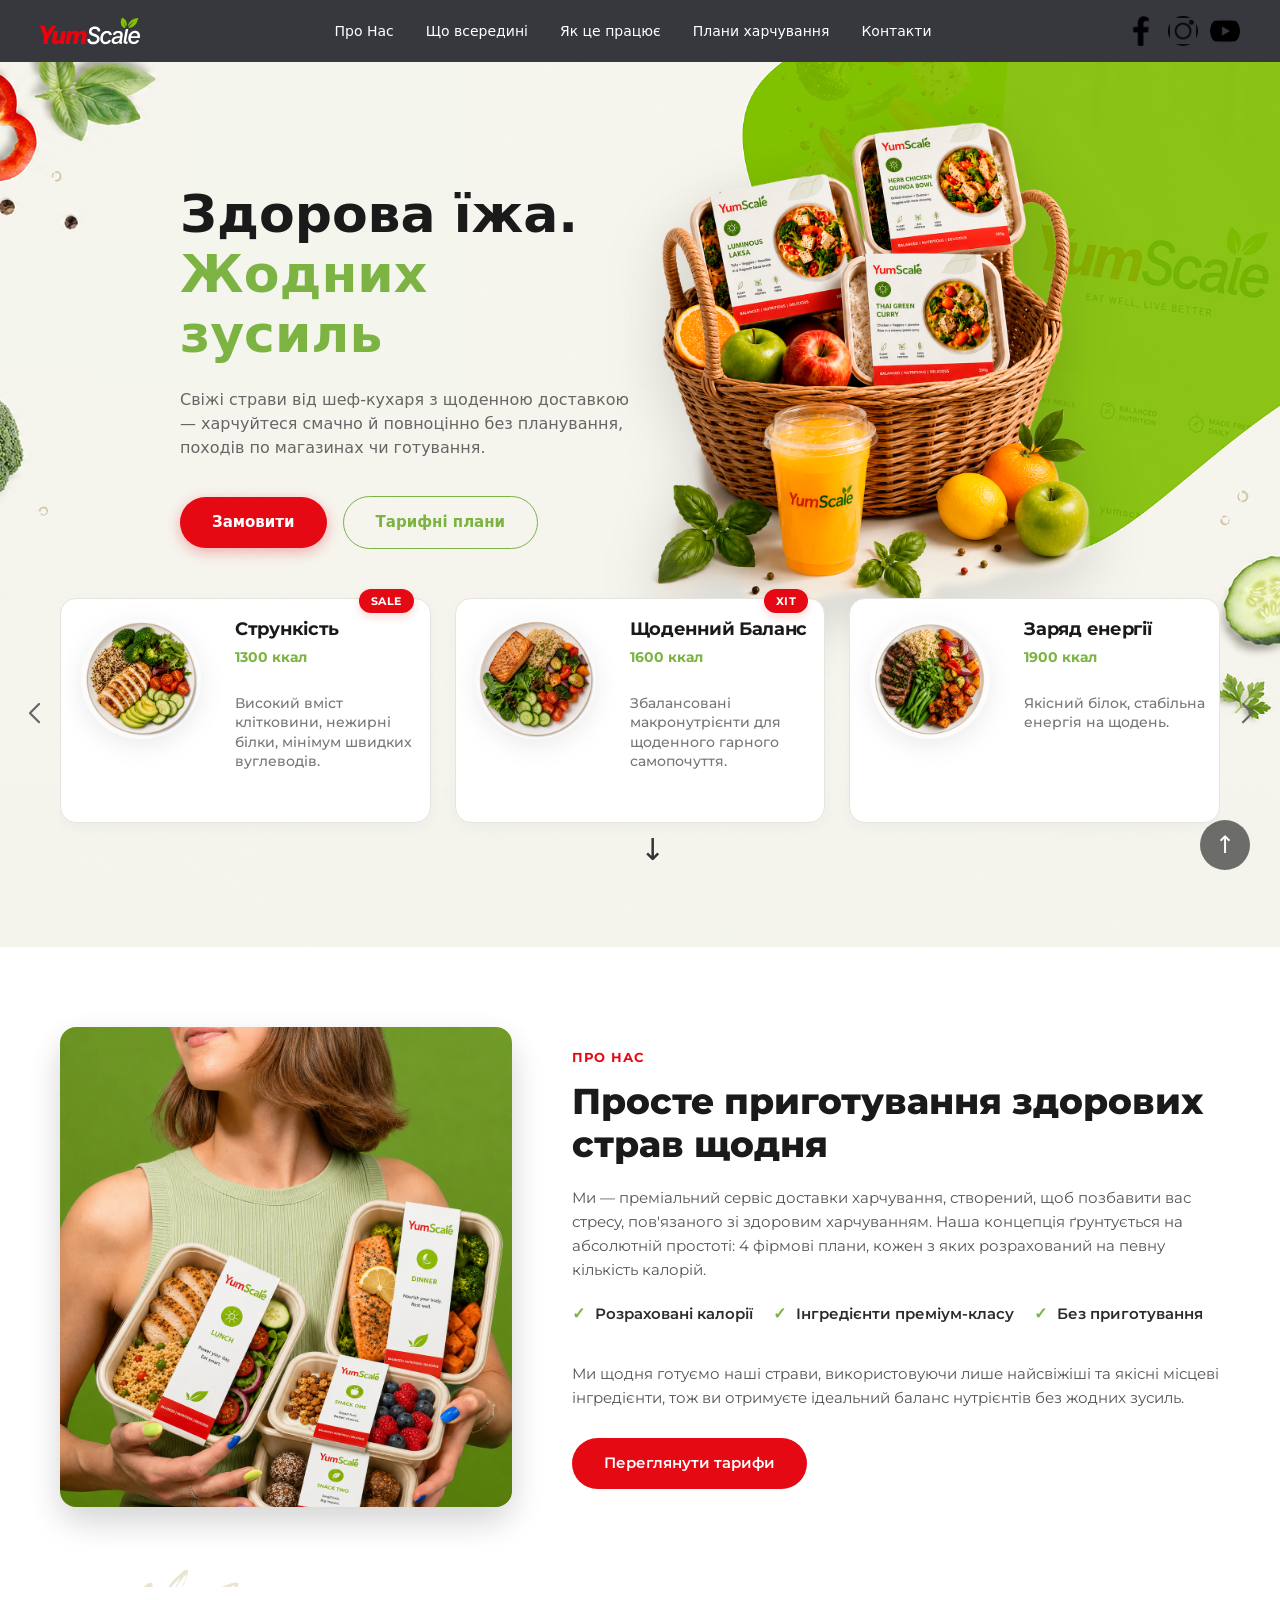
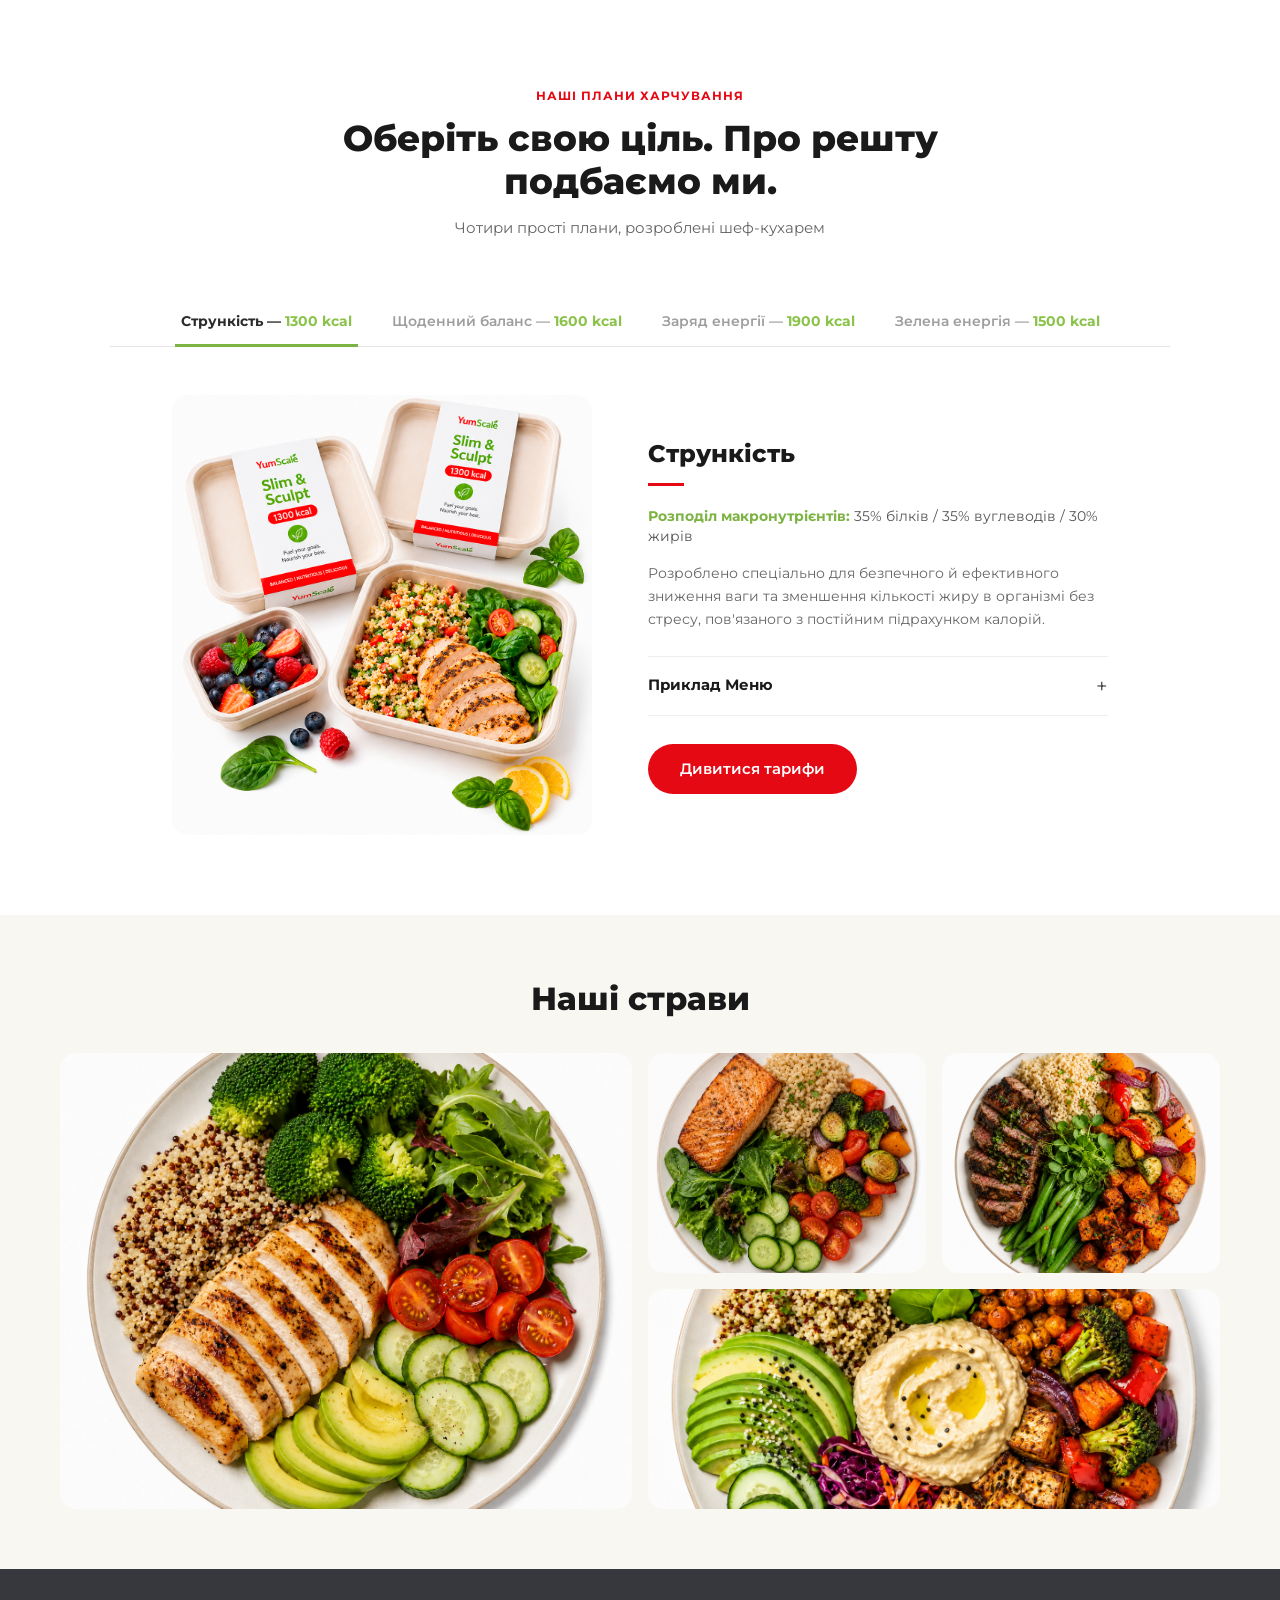
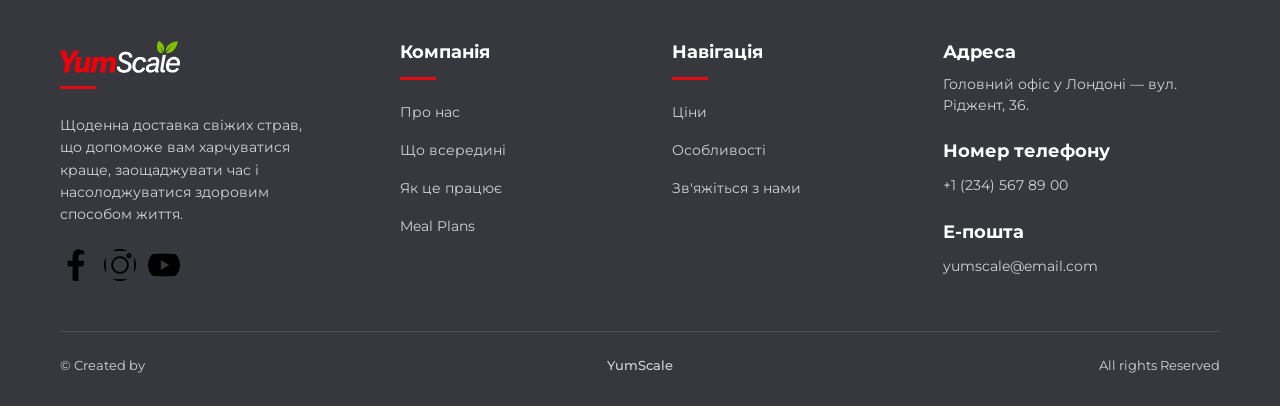
<file: index.html>
<!DOCTYPE html>
<html lang="en">
<head>
    <meta charset="UTF-8">
    <meta name="viewport" content="width=device-width, initial-scale=1.0">
    <title>YumScale</title>
    <link rel="stylesheet" href="css.css">
    <link rel="stylesheet" href="https://cdn.jsdelivr.net/npm/swiper@11/swiper-bundle.min.css"/>
</head>
<body>
    <header>
        <button class="hamburger" aria-label="Меню">
            <span class="bar"></span>
            <span class="bar"></span>
            <span class="bar"></span>
        </button>

        <nav class="mobile-menu">
            <div class="mobile-menu__socials">
                <a href="https://facebook.com"><img src="facebook-app-symbol.png" width="30" height="30" alt="#"></a>
                <a href="https://instagram.com"><img src="instagram.png" alt="#" width="30" height="30"></a>
                <a href="https://www.youtube.com/"><img src="youtube.png" alt="#" width="30" height="30"></a>
            </div>
            <a href="#">Про Нас</a>
            <a href="#">Що всередині</a>
            <a href="#">Як це працює</a>
            <a href="#">Плани харчування</a>
            <a href="#">Контакти</a>
        </nav>

        <div class="main-menu">
            <img src="Images/logo.svg" alt="#" width="100" height="30">
            <nav>
                <ul>
                    <li><a href="#about">Про Нас</a></li>
                    <li><a href="">Що всередині</a></li>
                    <li><a href="">Як це працює</a></li>
                    <li><a href="">Плани харчування</a></li>
                    <li><a href="details.html">Контакти</a></li>
                </ul>
            </nav>
            <div class="main-menu__socials">
                <a href="https://facebook.com"><img src="facebook-app-symbol.png" width="30" height="30" alt="#"></a>
                <a href="https://instagram.com"><img src="instagram.png" alt="#" width="30" height="30"></a>
                <a href="https://www.youtube.com/"><img src="youtube.png" alt="#" width="30" height="30"></a>
            </div>
        </div>
    </header>

    <main>
        <section class="head">
            <div class="head__container">
                <div class="head__content">
                    <h1 class="head__title"> Здорова їжа.<br><span class="head__title-accent">Жодних зусиль</span></h1>
                    <p class="head__description"> Свіжі страви від шеф-кухаря з щоденною доставкою — харчуйтеся смачно й повноцінно без планування, походів по магазинах чи готування.</p>
                <div class="head__actions">
                    <a href="#order" class="head__btn head__btn--primary">Замовити</a>
                    <a href="#plans" class="head__btn head__btn--secondary">Тарифні плани</a>
                </div>
                </div>
                <div class="head__media">
                <img src="Images/1.png" alt="Кошик з готовими стравами та свіжими продуктами" width="440" height="456" class="head__image">
                </div>
            </div>
            <div class="ration-slider">
                <div class="swiper mySwiper">
                    <div class="head__ration-card swiper-wrapper">
                        <article class="ration-card swiper-slide">
                            <span class="ration-card__badge ration-card__badge--sale">SALE</span>
                            <img src="Images/ChatGPT Image Jun 30, 2026, 11_27_58 AM (1).png" alt="Стрункість" class="ration-card__image">
                            <div class="ration-card__body">
                            <h3 class="ration-card__title">Стрункість</h3>
                            <dl class="ration-card__details">
                                <dd class="ration-card__calories">1300 ккал</dd>
                                <dd class="ration-card__description">Високий вміст клітковини, нежирні білки, мінімум швидких вуглеводів.</dd>
                            </dl>
                            </div>
                        </article>

                        <article class="ration-card swiper-slide">
                            <span class="ration-card__badge ration-card__badge--hit">ХІТ</span>
                            <img src="Images/ChatGPT Image Jun 30, 2026, 11_27_59 AM (4).png" alt="Щоденний Баланс" class="ration-card__image">
                            <div class="ration-card__body">
                            <h3 class="ration-card__title">Щоденний Баланс</h3>
                            <dl class="ration-card__details">
                                <dd class="ration-card__calories">1600 ккал</dd>
                                <dd class="ration-card__description">Збалансовані макронутрієнти для щоденного гарного самопочуття.</dd>
                            </dl>
                            </div>
                        </article>

                        <article class="ration-card swiper-slide">
                            <img src="Images/ChatGPT Image Jun 30, 2026, 11_27_59 AM (3).png" alt="Заряд енергії" class="ration-card__image">
                            <div class="ration-card__body">
                            <h3 class="ration-card__title">Заряд енергії</h3>
                            <dl class="ration-card__details">
                                <dd class="ration-card__calories">1900 ккал</dd>
                                <dd class="ration-card__description">Якісний білок, стабільна енергія на щодень.</dd>
                            </dl>
                            </div>
                        </article>

                        <article class="ration-card swiper-slide">
                            <span class="ration-card__badge ration-card__badge--new">NEW</span>
                            <img src="Images/ChatGPT Image Jun 30, 2026, 11_27_58 AM (2).png" alt="Зелена енергія" class="ration-card__image">
                            <div class="ration-card__body">
                            <h3 class="ration-card__title">Зелена енергія</h3>
                            <dl class="ration-card__details">
                                <dd class="ration-card__calories">1500 ккал</dd>
                                <dd class="ration-card__description">Рослинне харчування з натуральними інгредієнтами.</dd>
                            </dl>
                            </div>
                        </article>

                        <article class="ration-card swiper-slide">
                            <span class="ration-card__badge ration-card__badge--sale">SALE</span>
                            <img src="Images/ChatGPT Image Jun 30, 2026, 11_27_58 AM (1).png" alt="Стрункість" class="ration-card__image">
                            <div class="ration-card__body">
                            <h3 class="ration-card__title">Стрункість</h3>
                            <dl class="ration-card__details">
                                <dd class="ration-card__calories">1300 ккал</dd>
                                <dd class="ration-card__description">Високий вміст клітковини, нежирні білки, мінімум швидких вуглеводів.</dd>
                            </dl>
                            </div>
                        </article>

                        <article class="ration-card swiper-slide">
                            <span class="ration-card__badge ration-card__badge--hit">ХІТ</span>
                            <img src="Images/ChatGPT Image Jun 30, 2026, 11_27_59 AM (4).png" alt="Щоденний Баланс" class="ration-card__image">
                            <div class="ration-card__body">
                            <h3 class="ration-card__title">Щоденний Баланс</h3>
                            <dl class="ration-card__details">
                                <dd class="ration-card__calories">1600 ккал</dd>
                                <dd class="ration-card__description">Збалансовані макронутрієнти для щоденного гарного самопочуття.</dd>
                            </dl>
                            </div>
                        </article>

                        <article class="ration-card swiper-slide">
                            <img src="Images/ChatGPT Image Jun 30, 2026, 11_27_59 AM (3).png" alt="Заряд енергії" class="ration-card__image">
                            <div class="ration-card__body">
                            <h3 class="ration-card__title">Заряд енергії</h3>
                            <dl class="ration-card__details">
                                <dd class="ration-card__calories">1900 ккал</dd>
                                <dd class="ration-card__description">Якісний білок, стабільна енергія на щодень.</dd>
                                </dl>
                            </div>
                        </article>

                        <article class="ration-card swiper-slide">
                            <span class="ration-card__badge ration-card__badge--new">NEW</span>
                            <img src="Images/ChatGPT Image Jun 30, 2026, 11_27_58 AM (2).png" alt="Зелена енергія" class="ration-card__image">
                            <div class="ration-card__body">
                                <h3 class="ration-card__title">Зелена енергія</h3>
                                <dl class="ration-card__details">
                                    <dd class="ration-card__calories">1500 ккал</dd>
                                    <dd class="ration-card__description">Рослинне харчування з натуральними інгредієнтами.</dd>
                                </dl>
                            </div>
                        </article>
                    </div>
                </div>
                <div class="swiper-button-prev ration-slider__prev"></div>
                <div class="swiper-button-next ration-slider__next"></div>
            </div>
        </section>

        <section class="about" id="about">
            <div class="about__container">
                <div class="about__media">
                    <img src="Images/ChatGPT Image Jun 29, 2026, 12_52_19 PM.png" alt="№" class="about__image">
                </div>

                <div class="about__content">
                    <span class="about__subtitle">Про нас</span>
                    <h2 class="about__title">Просте приготування здорових страв щодня</h2>
                    <p class="about__text">Ми — преміальний сервіс доставки харчування, створений, щоб позбавити вас стресу, пов'язаного зі здоровим харчуванням. Наша концепція ґрунтується на абсолютній простоті: 4 фірмові плани, кожен з яких розрахований на певну кількість калорій.</p>
                    <ul class="about__features features-list">
                        <div class="features-list__item">
                            <span class="features-list__icon">✓</span>
                            <span class="features-list__text">Розраховані калорії</span>
                        </div>
                        <div class="features-list__item">
                            <span class="features-list__icon">✓</span>
                            <span class="features-list__text">Інгредієнти преміум-класу</span>
                        </div>
                        <div class="features-list__item">
                            <span class="features-list__icon">✓</span>
                            <span class="features-list__text">Без приготування</span>
                        </div>
                    </ul>
                    <p class="about__text">Ми щодня готуємо наші страви, використовуючи лише найсвіжіші та якісні місцеві інгредієнти, тож ви отримуєте ідеальний баланс нутрієнтів без жодних зусиль.</p>
                    <div class="about__actions"><a href="#plans" class="about__btn btn btn--primary">Переглянути тарифи</a></div>
                </div>
            </div>
        </section>

    <section class="plans" id="plans">
        <div class="plans__container">
            <header class="plans__header">
                <span class="plans__subtitle">НАШІ ПЛАНИ ХАРЧУВАННЯ</span>
                <h2 class="plans__title">Оберіть свою ціль. Про решту подбаємо ми.</h2>
                <p class="plans__description">Чотири прості плани, розроблені шеф-кухарем</p>
            </header>

            <div class="tabs-header">
                <button class="tab-btn active" data-tab="plan-1300" type="button">
                    Стрункість — <span>1300 kcal</span>
                </button>
                <button class="tab-btn" data-tab="plan-1600" type="button">
                    Щоденний баланс — <span>1600 kcal</span>
                </button>
                <button class="tab-btn" data-tab="plan-1900" type="button">
                    Заряд енергії — <span>1900 kcal</span>
                </button>
                <button class="tab-btn" data-tab="plan-1500" type="button">
                    Зелена енергія — <span>1500 kcal</span>
                </button>
            </div>

            <div class="tabs-body">


                <div id="plan-1300" class="tab-content active">
                    <div class="plan-details">
                        <div class="plan-details__media">
                            <img src="Images/meal1.png" alt="Стрункість 1300 kcal" class="plan-details__image">
                        </div>
                        <div class="plan-details__info">
                            <h3 class="plan-details__title">Стрункість</h3>
                            <p class="plan-details__macros">
                                <strong>Розподіл макронутрієнтів:</strong> 35% білків / 35% вуглеводів / 30% жирів
                            </p>
                            <p class="plan-details__text">
                                Розроблено спеціально для безпечного й ефективного зниження ваги та зменшення кількості жиру в організмі без стресу, пов'язаного з постійним підрахунком калорій.
                            </p>
                            <details class="plan-details__accordion">
                                <summary>Приклад Меню</summary>
                                <ul class="plan-details__menu-list">
                                    <li><strong>Сніданок (310 ккал):</strong> Фритата зі шпинатом і козячим сиром, помідори чері</li>
                                    <li><strong>Перекус (120 ккал):</strong> Грецький йогурт без цукру зі свіжою чорницею</li>
                                    <li><strong>Обід (420 ккал):</strong> Запечене куряче філе з лимоном, кіноа та броколі</li>
                                    <li><strong>Полуденок (150 ккал):</strong> Сирники в аерофритюрниці з малиновим кулі</li>
                                    <li><strong>Вечеря (300 ккал):</strong> Філе сібаса на подушці з руколи, авокадо та спаржі</li>
                                </ul>
                            </details>
                            <a href="#prices" class="btn btn--primary">Дивитися тарифи</a>
                        </div>
                    </div>
                </div>

                <div id="plan-1600" class="tab-content">
                    <div class="plan-details">
                        <div class="plan-details__media">
                            <img src="Images/ChatGPT Image Jun 30, 2026, 11_27_59 AM (4).png" alt="Щоденний баланс 1600 kcal" class="plan-details__image">
                        </div>
                        <div class="plan-details__info">
                            <h3 class="plan-details__title">Щоденний баланс</h3>
                            <p class="plan-details__macros">
                                <strong>Розподіл макронутрієнтів:</strong> 30% білків / 45% вуглеводів / 25% жирів
                            </p>
                            <p class="plan-details__text">
                                Ідеальний вибір для підтримки поточної ваги, стабільного рівня енергії протягом усього робочого дня та комфортного самопочуття.
                            </p>
                            <details class="plan-details__accordion">
                                <summary>Приклад Меню</summary>
                                <ul class="plan-details__menu-list">
                                    <li><strong>Сніданок (400 ккал):</strong> Вівсянка на мигдалевому молоці з горіхами та ягодами</li>
                                    <li><strong>Обід (550 ккал):</strong> Індичка су-від з булгуром та запеченими овочами</li>
                                    <li><strong>Вечеря (450 ккал):</strong> Лосось на грилі з зеленим салатом та кунжутною заправкою</li>
                                </ul>
                            </details>
                            <a href="#prices" class="btn btn--primary">Дивитися тарифи</a>
                        </div>
                    </div>
                </div>

                <div id="plan-1900" class="tab-content">
                    <div class="plan-details">
                        <div class="plan-details__media">
                            <img src="Images/ChatGPT Image Jun 30, 2026, 11_27_59 AM (3).png" alt="Заряд енергії 1900 kcal" class="plan-details__image">
                        </div>
                        <div class="plan-details__info">
                            <h3 class="plan-details__title">Заряд енергії</h3>
                            <p class="plan-details__macros">
                                <strong>Розподіл макронутрієнтів:</strong> 35% білків / 45% вуглеводів / 20% жирів
                            </p>
                            <p class="plan-details__text">
                                Підвищений вміст якісного білка та складних вуглеводів для активних людей, регулярних тренувань та швидкого відновлення.
                            </p>
                            <details class="plan-details__accordion">
                                <summary>Приклад Меню</summary>
                                <ul class="plan-details__menu-list">
                                    <li><strong>Сніданок (480 ккал):</strong> Омлет з трьох яєць з лососем та цільнозерновим тостом</li>
                                    <li><strong>Обід (680 ккал):</strong> Яловичина теріякі з бурим рисом та бобами едамаме</li>
                                    <li><strong>Вечеря (520 ккал):</strong> Куряча грудка з бататом та теплим салатом</li>
                                </ul>
                            </details>
                            <a href="#prices" class="btn btn--primary">Дивитися тарифи</a>
                        </div>
                    </div>
                </div>

                <div id="plan-1500" class="tab-content">
                    <div class="plan-details">
                        <div class="plan-details__media">
                            <img src="Images/ChatGPT Image Jun 30, 2026, 11_27_58 AM (2).png" alt="Зелена енергія 1500 kcal" class="plan-details__image">
                        </div>
                        <div class="plan-details__info">
                            <h3 class="plan-details__title">Зелена енергія</h3>
                            <p class="plan-details__macros">
                                <strong>Розподіл макронутрієнтів:</strong> 25% білків / 50% вуглеводів / 25% жирів
                            </p>
                            <p class="plan-details__text">
                                100% рослинний раціон на основі бобових, кіноа, авокадо та сезонних овочів для легкості та очищення організму.
                            </p>
                            <details class="plan-details__accordion">
                                <summary>Приклад Меню</summary>
                                <ul class="plan-details__menu-list">
                                    <li><strong>Сніданок (380 ккал):</strong> Чіа-пудинг на кокосовому молоці з манго</li>
                                    <li><strong>Обід (520 ккал):</strong> Боул з нутом, кіноа, авокадо та соусом тахіні</li>
                                    <li><strong>Вечеря (420 ккал):</strong> Крем-суп із сочевиці та салат з тофу</li>
                                </ul>
                            </details>
                            <a href="#prices" class="btn btn--primary">Дивитися тарифи</a>
                        </div>
                    </div>
                </div>

            </div>
        </div>
    </section>

    </main>

    <section class="gallery" id="inside">
        <div class="gallery__container">
            <h2 class="gallery__title">Наші страви</h2>
        
            <div class="gallery__grid">
                <div class="gallery__item gallery__item--large">
                    <img src="Images/ChatGPT Image Jun 30, 2026, 11_27_58 AM (1).png" alt="Страва 1" class="gallery__image">
                </div>
                <div class="gallery__item">
                    <img src="Images/ChatGPT Image Jun 30, 2026, 11_27_59 AM (4).png" alt="Страва 2" class="gallery__image">
                </div>
                <div class="gallery__item">
                    <img src="Images/ChatGPT Image Jun 30, 2026, 11_27_59 AM (3).png" alt="Страва 3" class="gallery__image">
                </div>
                <div class="gallery__item gallery__item--wide">
                    <img src="Images/ChatGPT Image Jun 30, 2026, 11_27_58 AM (2).png" alt="Страва 4" class="gallery__image">
                </div>
            </div>
        </div>
    </section>

    <footer class="footer">
        <div class="footer__container">
            <div class="footer__grid">
                <div class="footer__col footer__col--brand">
                <a href="#" class="footer__logo"><img src="Images/logo.svg" alt="YumScale" width="120" height="36"></a>
                <p class="footer__description">Щоденна доставка свіжих страв, що допоможе вам харчуватися краще, заощаджувати час і насолоджуватися здоровим способом життя.</p>
                <div class="footer__socials">
                    <a href="https://facebook.com" class="footer__social-link" aria-label="Facebook">
                    <img src="facebook-app-symbol.png" width="32" height="32" alt="Facebook">
                    </a>
                    <a href="https://instagram.com" class="footer__social-link" aria-label="Instagram">
                    <img src="instagram.png" width="32" height="32" alt="Instagram">
                    </a>
                    <a href="https://www.youtube.com/" class="footer__social-link" aria-label="YouTube">
                    <img src="youtube.png" width="32" height="32" alt="YouTube">
                    </a>
                </div>
                </div>
                <div class="footer__col">
                <h3 class="footer__title">Компанія</h3>
                <ul class="footer__list">
                    <li class="footer__item"><a href="#about" class="footer__link">Про нас</a></li>
                    <li class="footer__item"><a href="#inside" class="footer__link">Що всередині</a></li>
                    <li class="footer__item"><a href="#how" class="footer__link">Як це працює</a></li>
                    <li class="footer__item"><a href="#plans" class="footer__link">Meal Plans</a></li>
                </ul>
                </div>
                <div class="footer__col">
                <h3 class="footer__title">Навігація</h3>
                <ul class="footer__list">
                    <li class="footer__item"><a href="#prices" class="footer__link">Ціни</a></li>
                    <li class="footer__item"><a href="#features" class="footer__link">Особливості</a></li>
                    <li class="footer__item"><a href="/details.html" class="footer__link">Зв'яжіться з нами</a></li>
                </ul>
                </div>
                <div class="footer__col footer__col--contacts">
                <div class="footer__contact-group">
                    <h3 class="footer__title footer__title--no-line">Адреса</h3>
                    <p class="footer__text">Головний офіс у Лондоні — вул. Ріджент, 36.</p>
                </div>
    
                <div class="footer__contact-group">
                    <h3 class="footer__title footer__title--no-line">Номер телефону</h3>
                    <a href="tel:+12345678900" class="footer__link">+1 (234) 567 89 00</a>
                </div>
    
                <div class="footer__contact-group">
                    <h3 class="footer__title footer__title--no-line">Е-пошта</h3>
                    <a href="mailto:yumscale@email.com" class="footer__link">yumscale@email.com</a>
                    </div>
                </div>
    
            </div>
            <div class="footer__bottom">
                <span class="footer__copy footer__copy--left">© Created by</span>
                <span class="footer__copy footer__copy--center">YumScale</span>
                <span class="footer__copy footer__copy--right">All rights Reserved</span>
            </div>
        </div>
    </footer>
    <div class="scroll-down">
        <span>↓</span>
    </div>
    
    <div class="order-modal" id="my-modal" aria-hidden="true">
        <button class="order-modal__close close-modal" id="closeOrderModal" aria-label="Закрити форму">✕</button>
        <div class="order-modal__dialog">
            <span class="order-modal__subtitle">CONTACT FORM</span>
            <h2 class="order-modal__title">Ready to Start?<br>Secure Your Plan</h2>
            <p class="order-modal__description">Fill out the form below to lock in your chef-crafted nutrition.</p>

            <form class="order-modal__form" id="orderForm">
                <input type="text" class="order-modal__input" name="name" placeholder="Your Name*" required>
                <input type="tel" class="order-modal__input" name="phone" placeholder="Phone Number*" required>
                <input type="email" class="order-modal__input" name="email" placeholder="Email*" required>

                <div class="order-modal__select-wrap">
                    <select class="order-modal__select" name="nutrition" required>
                        <option value="" disabled selected>Choose Your Nutrition</option>
                        <option value="1300">Стрункість — 1300 kcal</option>
                        <option value="1600">Щоденний баланс — 1600 kcal</option>
                        <option value="1900">Заряд енергії — 1900 kcal</option>
                        <option value="1500">Зелена енергія — 1500 kcal</option>
                    </select>
                </div>

                <div class="order-modal__select-wrap">
                    <select class="order-modal__select" name="duration" required>
                        <option value="" disabled selected>Select Duration</option>
                        <option value="trial">Trial — 3 Days</option>
                        <option value="week">1 Week (7 Days)</option>
                        <option value="two-weeks">2 Weeks (14 Days)</option>
                        <option value="month">1 Month (30 Days)</option>
                    </select>
                </div>

                <button type="submit" class="order-modal__submit">Order Now</button>
            </form>
        </div>
    </div>
    <a href="#" class="back-to-top">↑</a>
    <script src="https://cdn.jsdelivr.net/npm/swiper@11/swiper-bundle.min.js"></script>
    <script src="script.js"></script>
</body>
</html>
</file>
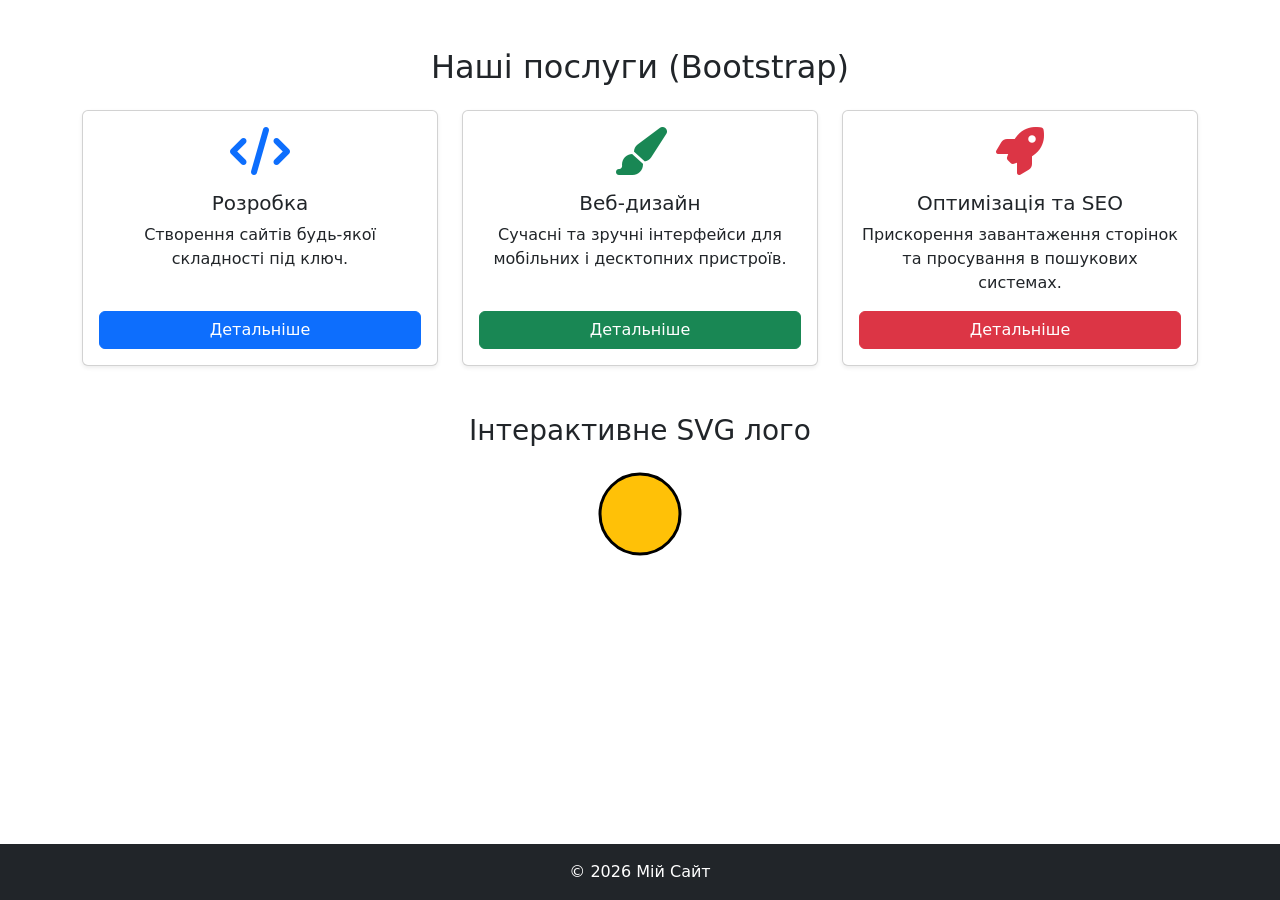
<file: bootstrap-demo.html>
<!DOCTYPE html>
<html lang="uk">
<head>
    <meta charset="UTF-8">
    <meta name="viewport" content="width=device-width, initial-scale=1.0">
    <title>Наші послуги</title>
    <link href="https://cdn.jsdelivr.net/npm/bootstrap@5.3.0/dist/css/bootstrap.min.css" rel="stylesheet">
    <link rel="stylesheet" href="https://cdnjs.cloudflare.com/ajax/libs/font-awesome/6.4.0/css/all.min.css">
    <link rel="stylesheet" href="/bootstrap-css.css">
</head>
<body class="d-flex flex-column min-vh-100">
    <header></header>

    <main>
        <div class="container mt-5">
            <h2 class="text-center mb-4">Наші послуги (Bootstrap)</h2>
            <div class="row g-4">
                
                <div class="col-12 col-md-4">
                    <div class="card h-100 shadow-sm">
                        <div class="card-body text-center d-flex flex-column">
                            <i class="fa-solid fa-code fa-3x text-primary mb-3"></i>
                            <h5 class="card-title">Розробка</h5>
                            <p class="card-text">Створення сайтів будь-якої складності під ключ.</p>
                            <a href="#" class="btn btn-primary mt-auto">Детальніше</a>
                        </div>
                    </div>
                </div>

                <div class="col-12 col-md-4">
                    <div class="card h-100 shadow-sm">
                        <div class="card-body text-center d-flex flex-column">
                            <i class="fa-solid fa-paintbrush fa-3x text-success mb-3"></i>
                            <h5 class="card-title">Веб-дизайн</h5>
                            <p class="card-text">Сучасні та зручні інтерфейси для мобільних і десктопних пристроїв.</p>
                            <a href="#" class="btn btn-success mt-auto">Детальніше</a>
                        </div>
                    </div>
                </div>

                <div class="col-12 col-md-4">
                    <div class="card h-100 shadow-sm">
                        <div class="card-body text-center d-flex flex-column">
                            <i class="fa-solid fa-rocket fa-3x text-danger mb-3"></i>
                            <h5 class="card-title">Оптимізація та SEO</h5>
                            <p class="card-text">Прискорення завантаження сторінок та просування в пошукових системах.</p>
                            <a href="#" class="btn btn-danger mt-auto">Детальніше</a>
                        </div>
                    </div>
                </div>
            </div>

            <div class="text-center my-5">
                <h3>Інтерактивне SVG лого</h3>
                <svg class="my-svg-icon mt-2" width="100" height="100" viewBox="0 0 100 100">
                    <circle cx="50" cy="50" r="40" stroke="black" stroke-width="3" fill="#ffc107" />
                </svg>
            </div>
        </div>
    </main>
    <footer class="mt-auto bg-dark text-white p-3 text-center">&copy; 2026 Мій Сайт</footer>
    <script src="https://cdn.jsdelivr.net/npm/bootstrap@5.3.0/dist/js/bootstrap.bundle.min.js"></script>
</body>
</html>
</file>
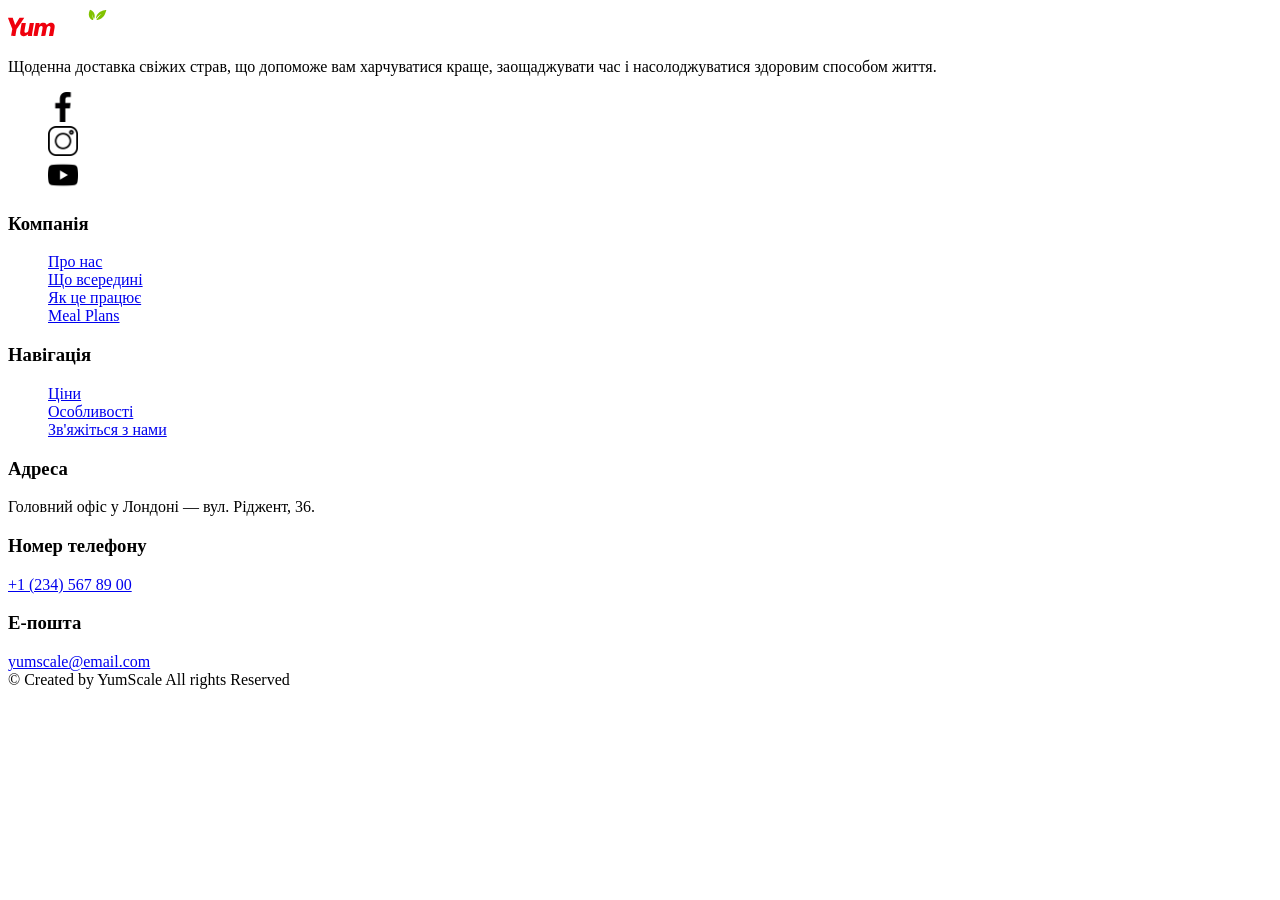
<file: details.html>
<!DOCTYPE html>
<html lang="en">
<head>
    <meta charset="UTF-8">
    <meta name="viewport" content="width=device-width, initial-scale=1.0">
    <title>Document</title>
</head>
<body>
    <div id="kontakts" class="footer__container" >
        <div class="footer__main">


            <div class="footer__col footer__col--brand">
                <a href="/" class="footer__logo logo"><img src="/Images/logo.svg" width="100" height="30" alt="YumScale" class="logo__img"></a>
                <p class="footer__description">Щоденна доставка свіжих страв, що допоможе вам харчуватися краще, заощаджувати час і насолоджуватися здоровим способом життя.</p>
                <ul class="footer__socials socials">
                    <div class="socials__item"><a href="https://facebook.com" class="socials__link socials__link--facebook"><img width="30" height="30" src="/facebook-app-symbol.png" alt="#"></a></div>
                    <div class="socials__item"><a href="https://instagram.com" class="socials__link socials__link--instagram"><img width="30" height="30" src="/instagram.png" alt="#"></a></div>
                    <div class="socials__item"><a href="https://www.youtube.com/" class="socials__link socials__link--youtube"><img width="30" height="30" src="/youtube.png" alt="#"></a></div>
                </ul>
            </div>


            <div class="footer__col">
                <h3 class="footer__title">Компанія</h3>
                <ul class="footer__list">
                    <div class="footer__item"><a href="#about" class="footer__link">Про нас</a></div>
                    <div class="footer__item"><a href="#inside" class="footer__link">Що всередині</a></div>
                    <div class="footer__item"><a href="#how-it-works" class="footer__link">Як це працює</a></div>
                    <div class="footer__item"><a href="#meal-plans" class="footer__link">Meal Plans</a></div>
                </ul>
            </div>


            <div class="footer__col">
                <h3 class="footer__title">Навігація</h3>
                <ul class="footer__list">
                    <div class="footer__item"><a href="#prices" class="footer__link">Ціни</a></div>
                    <div class="footer__item"><a href="#features" class="footer__link">Особливості</a></div>
                    <div class="footer__item"><a href="#contact" class="footer__link">Зв'яжіться з нами</a></div>
                </ul>
            </div>


            <div class="footer__col">
                <div class="footer__contact-group">
                    <h3 class="footer__title">Адреса</h3>
                    <p class="footer__text">Головний офіс у Лондоні — вул. Ріджент, 36.</p>
                </div>
                <div class="footer__contact-group">
                    <h3 class="footer__title">Номер телефону</h3>
                    <a href="tel:+12345678900" class="footer__link">+1 (234) 567 89 00</a>
                </div>
                <div class="footer__contact-group">
                    <h3 class="footer__title">Е-пошта</h3>
                    <a href="mailto:yumscale@email.com" class="footer__link">yumscale@email.com</a>
                </div>
            </div>
        </div>

        <div class="footer__bottom">
            <span class="footer__copyright">&copy; Created by</span>
            <span class="footer__brand-name">YumScale</span>
            <span class="footer__rights">All rights Reserved</span>
        </div>
    </div>

</body>
</html>
</file>
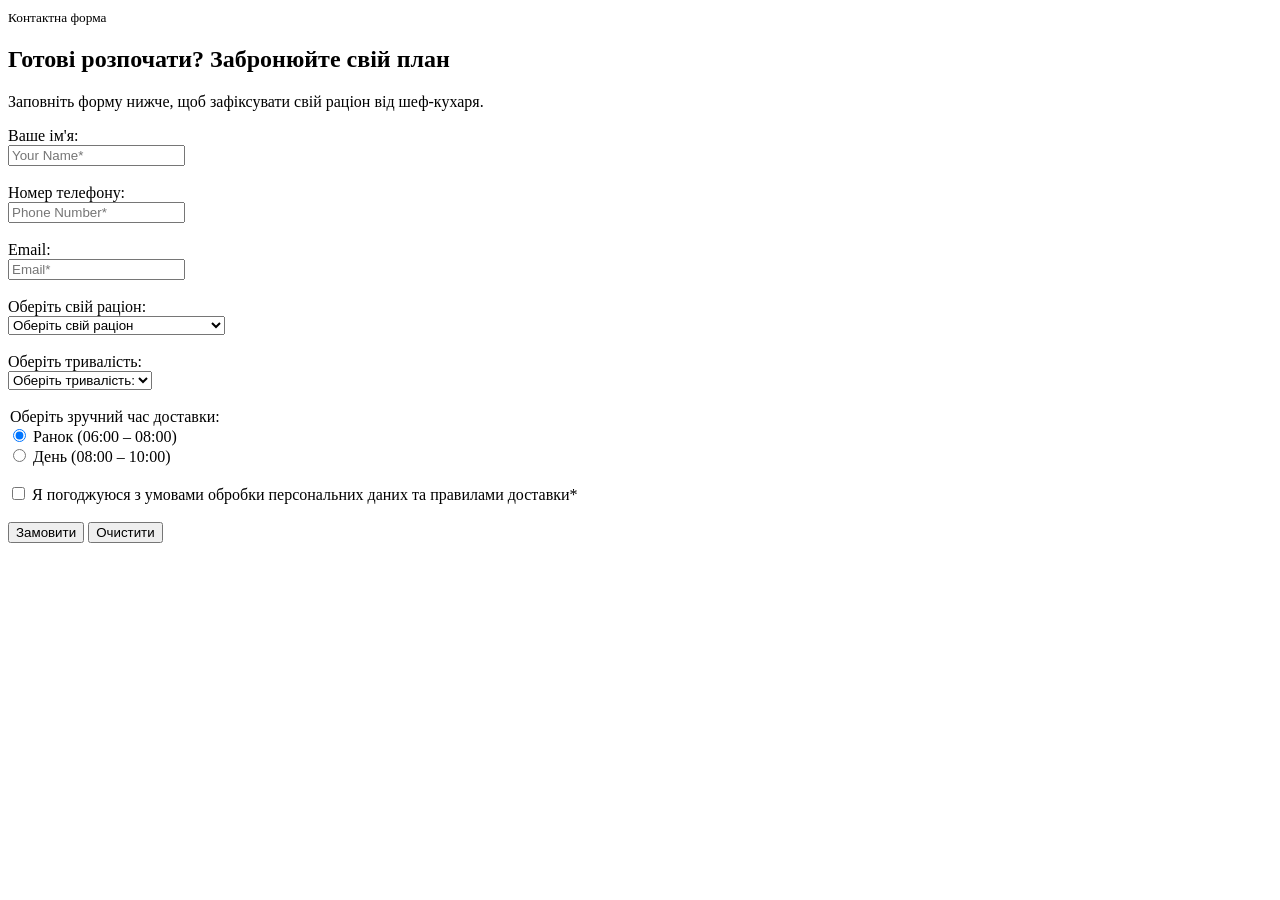
<file: form.html>
<!DOCTYPE html>
<html lang="en">
<head>
    <meta charset="UTF-8">
    <meta name="viewport" content="width=device-width, initial-scale=1.0">
    <title>Document</title>
</head>
<body>
    <section class="order-form">
        <small>Контактна форма</small>
        <h1>Готові розпочати? Забронюйте свій план</h1>
        <p>Заповніть форму нижче, щоб зафіксувати свій раціон від шеф-кухаря.</p>
        
        <form action="#" method="POST" class="form">
        
            <div>
                <label for="user-name">Ваше ім'я:</label><br>
                <input type="text" id="user-name" name="user_name" placeholder="Your Name*" required>
            </div>
            <br>
            <div>
                <label for="user-phone">Номер телефону:</label><br>
                <input type="tel" id="user-phone" name="user_phone" placeholder="Phone Number*" required>
            </div>
            <br>
            <div>
                <label for="user-email">Email:</label><br>
                <input type="email" id="user-email" name="user_email" placeholder="Email*" required>
            </div>
            <br>

            <div>
                <label for="nutrition-plan">Оберіть свій раціон:</label><br>
                <select id="nutrition-plan" name="nutrition_plan" required>
                    <option value="" disabled selected>Оберіть свій раціон</option>
                    <option value="slimness">Стрункість — 1300 ккал</option>
                    <option value="balance">Щоденний Баланс — 1600 ккал</option>
                    <option value="energy">Заряд енергії — 1900 ккал</option>
                    <option value="green">Зелена енергія — 1500 ккал</option>
                </select>
            </div>
            <br>
            <div>
                <label for="select-duration">Оберіть тривалість:</label><br>
                <select id="select-duration" name="select_duration" required>
                    <option value="" disabled selected>Оберіть тривалість:</option>
                    <option value="1-week">1 тиждень (5 днів)</option>
                    <option value="2-weeks">2 тижні (10 днів)</option>
                    <option value="1-month">1 місяць (20 днів)</option>
                </select>
            </div>
            <br>

            <div>
                <legend>Оберіть зручний час доставки:</legend>
                <input type="radio" id="delivery-morning" name="delivery_time" value="morning" checked>
                <label for="delivery-morning">Ранок (06:00 – 08:00)</label><br>

                <input type="radio" id="delivery-day" name="delivery_time" value="day">
                <label for="delivery-day">День (08:00 – 10:00)</label>
            </div>
            <br>


            <div>
                <input type="checkbox" id="terms" name="terms" required>
                <label for="terms">Я погоджуюся з умовами обробки персональних даних та правилами доставки*</label>
            </div>
            <br>

            <div>
            <button type="submit">Замовити</button>
            <button type="reset">Очистити</button>
            </div>
        </form>
    </section>
</body>
</html>
</file>
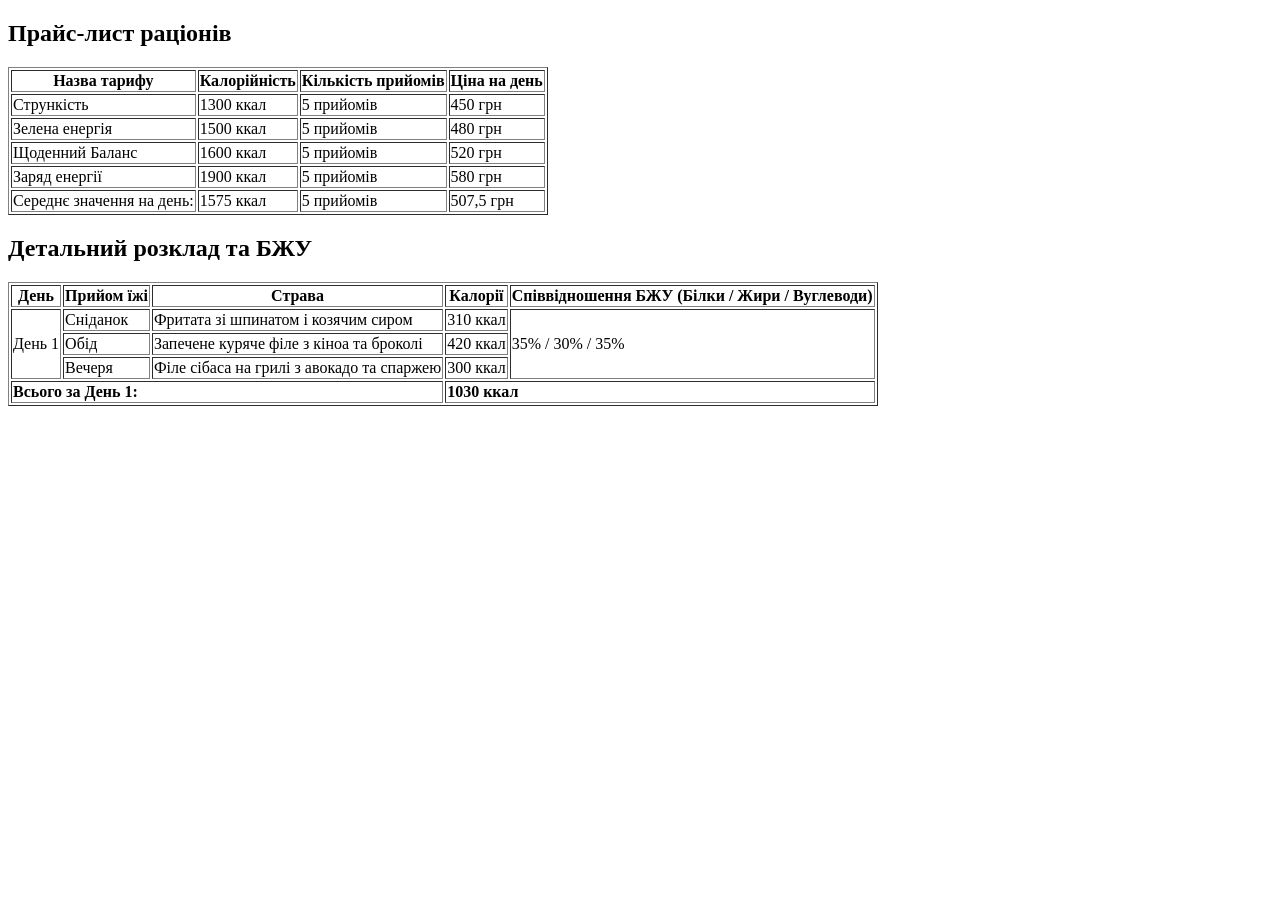
<file: tableYumScale.html>
<!DOCTYPE html>
<html lang="en">
<head>
    <meta charset="UTF-8">
    <meta name="viewport" content="width=device-width, initial-scale=1.0">
    <title>Document</title>
</head>
<body>
    <section>
        <h2>Прайс-лист раціонів</h2> 
        <table border="1">
            <thead>
                <tr>
                    <th>Назва тарифу</th>
                    <th>Калорійність</th>
                    <th>Кількість прийомів</th>
                    <th>Ціна на день</th>
                </tr>
            </thead>
            <tbody>
                <tr>
                    <td>Стрункість</td>
                    <td>1300 ккал</td>
                    <td>5 прийомів</td>
                    <td>450 грн</td>
                </tr>
                <tr>
                    <td>Зелена енергія</td>
                    <td>1500 ккал</td>
                    <td>5 прийомів</td>
                    <td>480 грн</td>
                </tr>
                <tr>
                    <td>Щоденний Баланс</td>
                    <td>1600 ккал</td>
                    <td>5 прийомів</td>
                    <td>520 грн</td>
                </tr>
                <tr>
                    <td>Заряд енергії</td>
                    <td>1900 ккал</td>
                    <td>5 прийомів</td>
                    <td>580 грн</td>
                </tr>
            </tbody>
            <tfoot>
                <tr>
                    <td>Середнє значення на день:</td>
                    <td>1575 ккал</td>
                    <td>5 прийомів</td>
                    <td>507,5 грн</td>
                </tr>
            </tfoot>
        </table>
    </section>

    <section>
        <h2>Детальний розклад та БЖУ</h2>
    
        <table border="1">
            <thead>
                <tr>
                    <th>День</th>
                    <th>Прийом їжі</th>
                    <th>Страва</th>
                    <th>Калорії</th>
                    <th>Співвідношення БЖУ (Білки / Жири / Вуглеводи)</th>
                </tr>
            </thead>
            <tbody>
                <tr>
                    <td rowspan="3">День 1</td>
                    <td>Сніданок</td>
                    <td>Фритата зі шпинатом і козячим сиром</td>
                    <td>310 ккал</td>
                    <td rowspan="3">35% / 30% / 35%</td>
                </tr>
                <tr>
                    <td>Обід</td>
                    <td>Запечене куряче філе з кіноа та броколі</td>
                    <td>420 ккал</td>
                </tr>
                <tr>
                    <td>Вечеря</td>
                    <td>Філе сібаса на грилі з авокадо та спаржею</td>
                    <td>300 ккал</td>
                </tr>
                <tr>
                    <td colspan="3"><strong>Всього за День 1:</strong></td      >
                    <td colspan="2"><strong>1030 ккал</strong></td>
                </tr>
            </tbody>
        </table>
    </section>
</body>
</html>
</file>
<file: css.css>
@charset "UTF-8";
@import url("https://fonts.googleapis.com/css2?family=Montserrat:wght@400;500;600;700&display=swap");
* {
  box-sizing: border-box;
  margin: 0;
  padding: 0;
}

p, h1, h2, h3, ul {
  margin-bottom: 15px;
}

body {
  font-family: "Inter", system-ui, -apple-system, sans-serif;
  background-color: #f8f7f2;
  color: #2b2b2b;
  line-height: 1.5;
}

@keyframes bounce {
  0%, 20%, 50%, 80%, 100% {
    transform: translateY(0);
  }
  40% {
    transform: translateY(-10px);
  }
  60% {
    transform: translateY(-5px);
  }
}
.back-to-top {
  position: fixed;
  bottom: 30px;
  right: 30px;
  width: 50px;
  height: 50px;
  background-color: #333;
  color: #fff;
  text-align: center;
  line-height: 50px;
  border-radius: 50%;
  text-decoration: none;
  font-size: 24px;
  opacity: 0.7;
}

.back-to-top:hover {
  opacity: 1;
  background-color: #7cb342;
}

/*--------------------АДАПТАБЛЕ--------------------------------------*/
@media (max-width: 1126px) {
  .about__container {
    flex-direction: column;
    gap: 32px;
  }
  .about__image {
    width: 100%;
    max-width: 452px;
    height: auto;
  }
  .plan-details {
    display: flex;
    flex-direction: column;
    gap: 24px;
  }
  .plan-details__image {
    width: 100%;
    max-width: 400px;
    height: auto;
  }
  .footer__grid {
    grid-template-columns: repeat(2, 1fr);
    gap: 32px;
  }
}
@media (max-width: 870px) {
  .head {
    padding: 40px 0 80px 0;
  }
  .head__container {
    flex-direction: column;
    text-align: center;
    gap: 32px;
  }
  .head__content {
    max-width: 100%;
  }
  .head__title {
    font-size: 36px;
  }
  .head__description {
    margin: 0 auto 28px auto;
  }
  .head__actions {
    justify-content: center;
    flex-wrap: wrap;
  }
  .ration-slider {
    padding: 0 36px;
    margin-top: 20px;
  }
  .features-list {
    flex-direction: column;
    gap: 8px;
  }
  .plans__tabs {
    display: flex;
    flex-wrap: wrap;
    gap: 10px;
    padding: 0;
    list-style: none;
  }
  .gallery__grid {
    grid-template-columns: 1fr;
    grid-auto-rows: 220px;
  }
  .gallery__item--large,
  .gallery__item--wide {
    grid-column: span 1;
    grid-row: span 1;
  }
  .footer__grid {
    grid-template-columns: 1fr;
  }
  .footer__bottom {
    grid-template-columns: 1fr;
    gap: 10px;
    text-align: center;
  }
  .footer__copy--left,
  .footer__copy--center,
  .footer__copy--right {
    justify-self: center;
  }
}
/*----------------------------ХЕДЕЕЕЕЕЕР------------------------------------*/
header {
  position: sticky;
  top: 0;
  z-index: 100;
  background-color: #36383e;
  padding: 16px 40px;
}

.main-menu {
  width: 100%;
  display: flex;
  align-items: center;
  justify-content: space-between;
}

.main-menu nav ul {
  display: flex;
  align-items: center;
  list-style: none;
  gap: 32px;
  margin: 0;
  padding: 0;
}

.main-menu nav a {
  color: #ffffff;
  text-decoration: none;
  font-size: 14px;
  font-weight: 500;
  transition: color 0.2s ease;
}

.main-menu nav a:hover {
  color: #8bc34a;
}

.main-menu__socials {
  display: flex;
  align-items: center;
  gap: 12px;
}

.main-menu__socials a img {
  display: block;
  border-radius: 50%;
  transition: transform 0.2s ease, opacity 0.2s ease;
}

.main-menu__socials a img:hover {
  transform: scale(1.1);
  opacity: 0.9;
}

/*-----------------Hamburger---------------------*/
.hamburger {
  display: none;
  border: none;
  background: transparent;
  cursor: pointer;
  position: relative;
  z-index: 101;
}

.hamburger.active .bar:nth-child(1) {
  transform: translateY(8px) rotate(45deg);
}

.hamburger.active .bar:nth-child(2) {
  opacity: 0;
}

.hamburger.active .bar:nth-child(3) {
  transform: translateY(-8px) rotate(-45deg);
}

.mobile-menu {
  position: fixed;
  left: -100%;
  top: 0;
  width: 70%;
  height: 100vh;
  background: white;
  transition: 0.3s;
}

.mobile-menu.active {
  left: 0;
}

.bar {
  display: block;
  width: 25px;
  height: 3px;
  margin: 5px auto;
  background-color: #333;
  transition: all 0.3s ease-in-out;
  background-color: #fff;
}

.mobile-menu {
  position: fixed;
  left: -100%;
  top: 0;
  width: 70%;
  height: 100vh;
  background-color: #36383e;
  padding: 70px 24px;
  display: flex;
  flex-direction: column;
  gap: 20px;
  z-index: 100;
}

.mobile-menu.active {
  left: 0;
}

.mobile-menu a {
  color: #fff;
  text-decoration: none;
  font-size: 16px;
}

.mobile-menu a:hover {
  color: #8bc34a;
}

.mobile-menu__socials a:nth-child(3) img {
  width: 34px;
  height: 34px;
}

.mobile-menu__socials {
  display: flex;
  gap: 10px;
}

.mobile-menu__socials a img {
  filter: brightness(0) invert(1);
  transition: opacity 0.2s ease;
}

.mobile-menu__socials a img:hover {
  opacity: 0.8;
}

@media (max-width: 870px) {
  .hamburger {
    display: block;
  }
  .main-menu {
    display: none;
  }
}
/*----------------------------------------------main------------------------------------------------------*/
/*------------------head-------------------------*/
.head {
  position: relative;
  overflow: hidden;
  padding: 60px 0 100px 0;
  background-image: url("/Images/Frame2.png");
  background-repeat: no-repeat;
  background-position: center center;
  background-size: cover;
  display: flex;
  flex-direction: column;
  justify-content: center;
}

.head__container {
  max-width: 1200px;
  margin: 0 auto;
  padding: 0 20px;
  display: flex;
  align-items: center;
  justify-content: space-between;
  position: relative;
  z-index: 2;
}

.head__content {
  flex: 0 1 50%;
  max-width: 550px;
}

/*----------------Slider---------------*/
.ration-slider {
  position: relative;
  width: 100%;
  max-width: 1260px;
  margin: -30px auto 0 auto;
  padding: 0 50px;
  box-sizing: border-box;
  z-index: 3;
}

.swiper.mySwiper {
  width: 100%;
  padding: 16px 0 24px 0;
  overflow: hidden;
}

.head__ration-card.swiper-wrapper {
  display: flex;
  justify-content: flex-start !important;
  align-items: stretch;
  gap: 0 !important;
  padding: 0 !important;
  margin: 0 !important;
}

.ration-card.swiper-slide {
  position: relative;
  height: auto;
  min-height: 225px;
  font-family: "Montserrat", sans-serif;
  background-color: #ffffff;
  border: 1px solid #e5e4df;
  border-radius: 16px;
  box-shadow: 0 4px 16px rgba(0, 0, 0, 0.03);
  display: flex;
  flex-direction: row;
  align-items: flex-start;
  justify-content: flex-start;
  gap: 14px;
  box-sizing: border-box;
}

.ration-card__badge {
  position: absolute;
  top: -10px;
  right: 20px;
  padding: 4px 12px;
  border-radius: 20px;
  font-family: "Montserrat", sans-serif;
  font-size: 11px;
  font-weight: 700;
  text-transform: uppercase;
  letter-spacing: 0.5px;
  color: #ffffff;
  background-color: #e50914;
  box-shadow: 0 4px 10px rgba(224, 12, 12, 0.2);
  z-index: 5;
}

.ration-card__badge--hit {
  background-color: #7cb342;
}

.ration-card__badge--new {
  background-color: #36383e;
}

.ration-card__image {
  width: 10px;
  height: 100px;
  -o-object-fit: cover;
     object-fit: cover;
  border-radius: 50%;
  flex-shrink: 0;
  filter: drop-shadow(0 6px 12px rgba(0, 0, 0, 0.08));
}

.ration-card__body {
  padding-top: 4px;
  margin: 0;
  display: flex;
  flex-direction: column;
  text-align: left;
  justify-content: flex-start;
}

.ration-card__title {
  font-size: 20px;
  font-weight: 800;
  line-height: 1.2;
  color: #222222;
  letter-spacing: -0.3px;
  margin: 0 0 6px 0;
}

.ration-card__calories {
  font-size: 14px;
  font-weight: 800;
  color: #82b440;
  margin: 0 0 18px 0;
}

.ration-card__description {
  font-weight: 400;
  font-size: 13.5px;
  color: #7a7a7a;
  line-height: 1.45;
  margin: 0;
}

.ration-slider__prev,
.ration-slider__next {
  color: #666666 !important;
  width: 36px;
  height: 36px;
  top: 50%;
  margin-top: -18px;
}

.ration-slider__prev::after,
.ration-slider__next::after {
  font-size: 20px !important;
  font-weight: 700;
}

.ration-slider__prev {
  left: 5px;
}

.ration-slider__next {
  right: 5px;
}

.ration-slider__prev:hover,
.ration-slider__next:hover {
  color: #7cb342;
}

.ration-card.swiper-slide .ration-card__title,
.ration-card.swiper-slide .ration-card__calories,
.ration-card.swiper-slide .ration-card__description {
  opacity: 0;
  transform: translateY(20px);
  transition: opacity 0.5s ease, transform 0.5s ease;
}

.ration-card.swiper-slide-active .ration-card__title,
.ration-card.swiper-slide-active .ration-card__calories,
.ration-card.swiper-slide-active .ration-card__description,
.ration-card.swiper-slide-visible .ration-card__title,
.ration-card.swiper-slide-visible .ration-card__calories,
.ration-card.swiper-slide-visible .ration-card__description {
  opacity: 1;
  transform: translateY(0);
}

.ration-card.swiper-slide-active .ration-card__calories,
.ration-card.swiper-slide-visible .ration-card__calories {
  transition-delay: 0.15s;
}

.ration-card.swiper-slide-active .ration-card__description,
.ration-card.swiper-slide-visible .ration-card__description {
  transition-delay: 0.3s;
}

/*---------------------------------------------------------*/
.head__title {
  font-size: 52px;
  font-weight: 800;
  line-height: 1.15;
  color: #1a1a1a;
  margin-bottom: 24px;
}

.head__title-accent {
  color: #7cb342;
}

.head__description {
  font-size: 16px;
  color: #666666;
  margin-bottom: 36px;
  max-width: 480px;
}

.head__actions {
  display: flex;
  gap: 16px;
  align-items: center;
}

.head__btn {
  display: inline-flex;
  align-items: center;
  justify-content: center;
  padding: 14px 32px;
  border-radius: 30px;
  font-size: 15px;
  font-weight: 600;
  text-decoration: none;
  transition: all 0.25s ease;
}

.head__btn--primary {
  background-color: #e50914;
  color: #ffffff;
  box-shadow: 0 4px 14px rgba(229, 9, 20, 0.3);
}

.head__btn--primary:hover {
  background-color: #c00710;
  transform: translateY(-2px);
}

.head__btn--secondary {
  background-color: transparent;
  color: #7cb342;
  border: 1.5px solid #7cb342;
}

.head__btn--secondary:hover {
  background-color: #7cb342;
  color: #ffffff;
  transform: translateY(-2px);
}

.head__media {
  flex: 0 1 50%;
  display: flex;
  justify-content: center;
  position: relative;
  z-index: 2;
}

.head__image {
  max-width: 100%;
  height: auto;
  -o-object-fit: contain;
     object-fit: contain;
  filter: drop-shadow(0 15px 30px rgba(0, 0, 0, 0.15));
}

.head__ration-card {
  position: relative;
  display: flex;
  justify-content: center;
  gap: 24px;
  z-index: 3;
  padding: 0 20px;
}

.ration-card {
  position: relative;
  height: 245px;
  width: 365px;
  font-family: "Montserrat", sans-serif;
  background-color: #ffffff;
  border-radius: 16px;
  box-shadow: 0 8px 24px rgba(0, 0, 0, 0.06);
  display: flex;
}

.ration-card__badge {
  position: absolute;
  top: -10px;
  right: 16px;
  padding: 4px 12px;
  border-radius: 20px;
  font-family: "Montserrat", sans-serif;
  font-size: 11px;
  font-weight: 700;
  text-transform: uppercase;
  letter-spacing: 0.5px;
  color: #ffffff;
  background-color: #e50914;
  box-shadow: 0 4px 10px rgba(224, 12, 12, 0.15);
  z-index: 5;
}

.ration-card__image {
  margin: 20px 20px;
  width: 120px;
  height: 120px;
  border-radius: 50%;
}

.ration-card__body {
  padding-top: 20px;
  display: flex;
  flex-direction: column;
  justify-content: start;
}

.ration-card__title {
  font-size: 18px;
  font-weight: 700;
  color: #1a1a1a;
}

.ration-card__calories {
  font-size: 14px;
  font-weight: 700;
  color: #7cb342;
  margin-bottom: 26px;
}

.ration-card__description {
  font-weight: 500;
  line-height: 1.2;
  font-size: 14px;
  color: #777777;
  line-height: 1.4;
}

/*----------------------------------------------- ABOUT ------------------------------------------------ */
.about {
  padding: 80px 0;
  background-image: url(/Images/bg-1.jpg);
  font-family: "Montserrat", sans-serif;
}

.about__container {
  max-width: 1200px;
  margin: 0 auto;
  padding: 0 20px;
  display: flex;
  align-items: center;
  justify-content: space-between;
  gap: 60px;
}

.about__media {
  flex: 1 1 48%;
  border-radius: 24px;
  box-shadow: 0 16px 36px rgba(0, 0, 0, 0.1);
}

.about__image {
  height: 480px;
  width: 452px;
  display: block;
  -o-object-fit: cover;
     object-fit: cover;
  border-radius: 16px;
  box-shadow: 0 12px 30px rgba(0, 0, 0, 0.08);
  -o-object-position: center 0%;
     object-position: center 0%;
}

.about__subtitle {
  display: inline-block;
  font-size: 13px;
  font-weight: 700;
  text-transform: uppercase;
  color: #e50914;
  letter-spacing: 1px;
  margin-bottom: 12px;
}

.about__title {
  font-size: 36px;
  font-weight: 800;
  line-height: 1.2;
  color: #1a1a1a;
  margin-bottom: 20px;
}

.about__text {
  font-size: 15px;
  line-height: 1.6;
  color: #555555;
  margin-bottom: 20px;
}

.features-list {
  display: flex;
  gap: 20px;
  list-style: none;
  padding: 0;
  margin: 0 0 24px 0;
}

.features-list__item {
  display: flex;
  align-items: center;
  gap: 10px;
  margin-bottom: 12px;
}

.features-list__icon {
  color: #7cb342;
  font-weight: 800;
  font-size: 16px;
}

.features-list__text {
  font-size: 15px;
  font-weight: 600;
  color: #2b2b2b;
}

.about__actions {
  margin-top: 28px;
}

.btn {
  display: inline-block;
  padding: 14px 32px;
  font-size: 15px;
  font-weight: 600;
  text-decoration: none;
  border-radius: 30px;
}

.btn--primary {
  background-color: #e50914;
  color: #ffffff;
}

.btn--primary:hover {
  background-color: #e0444c;
}

/*----------------------------------Grid Gallery------------------*/
.gallery {
  padding: 60px 0;
  background-color: #f8f7f2;
  font-family: "Montserrat", sans-serif;
}

.gallery__container {
  max-width: 1200px;
  margin: 0 auto;
  padding: 0 20px;
}

.gallery__title {
  font-size: 32px;
  font-weight: 800;
  color: #1a1a1a;
  margin-bottom: 30px;
  text-align: center;
}

.gallery__grid {
  display: grid;
  grid-template-columns: repeat(4, 1fr);
  grid-auto-rows: 220px;
  gap: 16px;
}

.gallery__item {
  border-radius: 16px;
  overflow: hidden;
}

.gallery__item--large {
  grid-column: span 2;
  grid-row: span 2;
}

.gallery__item--wide {
  grid-column: span 2;
}

.gallery__image {
  width: 100%;
  height: 100%;
  -o-object-fit: cover;
     object-fit: cover;
  display: block;
}

/*-------------------------Footer--------------------------------*/
.footer {
  background-color: #36383e;
  color: #ffffff;
  font-family: "Montserrat", sans-serif;
  padding: 70px 0 30px 0;
}

.footer__container {
  max-width: 1200px;
  margin: 0 auto;
  padding: 0 20px;
}

.footer__grid {
  display: grid;
  grid-template-columns: 1.3fr 1fr 1fr 1.2fr;
  gap: 40px;
  padding-bottom: 50px;
  border-bottom: 1px solid rgba(255, 255, 255, 0.12);
}

.footer__logo {
  display: inline-block;
  position: relative;
  padding-bottom: 14px;
  margin-bottom: 18px;
}

.footer__logo::after {
  content: "";
  position: absolute;
  left: 0;
  bottom: 0;
  width: 36px;
  height: 3px;
  background-color: #e50914;
}

.footer__logo img {
  display: block;
}

.footer__description {
  font-size: 13.5px;
  line-height: 1.65;
  color: #d1d3d8;
  margin: 0 0 24px 0;
  max-width: 260px;
}

.footer__socials {
  display: flex;
  align-items: center;
  gap: 12px;
}

.footer__social-link img {
  display: block;
  border-radius: 50%;
  transition: transform 0.2s ease, opacity 0.2s ease;
}

.footer__social-link:hover img {
  opacity: 0.9;
}

.footer__title {
  position: relative;
  font-size: 18px;
  font-weight: 700;
  color: #ffffff;
  padding-bottom: 14px;
  margin: 0 0 20px 0;
}

.footer__title::after {
  content: "";
  position: absolute;
  left: 0;
  bottom: 0;
  width: 36px;
  height: 3px;
  background-color: #e50914;
}

.footer__title--no-line {
  padding-bottom: 0;
  margin-bottom: 8px;
}

.footer__title--no-line::after {
  display: none;
}

.footer__list {
  list-style: none;
  padding: 0;
  margin: 0;
}

.footer__item {
  margin-bottom: 14px;
}

.footer__item:last-child {
  margin-bottom: 0;
}

.footer__link {
  color: #d1d3d8;
  text-decoration: none;
  font-size: 14px;
  font-weight: 400;
  transition: color 0.2s ease;
}

.footer__link:hover {
  color: #8bc34a;
}

.footer__contact-group {
  margin-bottom: 22px;
}

.footer__contact-group:last-child {
  margin-bottom: 0;
}

.footer__text {
  font-size: 14px;
  line-height: 1.5;
  color: #d1d3d8;
  margin: 0;
}

.footer__bottom {
  display: grid;
  grid-template-columns: repeat(3, 1fr);
  align-items: center;
  padding-top: 24px;
  font-size: 13px;
  color: #d1d3d8;
}

.footer__copy--left {
  justify-self: start;
}

.footer__copy--center {
  justify-self: center;
  font-weight: 500;
}

.footer__copy--right {
  justify-self: end;
}

.scroll-down {
  position: fixed;
  bottom: 28px;
  left: 50%;
  text-align: center;
  margin-top: 50px;
  font-size: 30px;
  color: #333;
  animation: bounce 2s infinite;
}

.scroll-down:hover {
  background-color: #fff;
  color: #ffffff;
  animation-play-state: paused;
}

.scroll-down--hidden {
  opacity: 0;
  visibility: hidden;
  pointer-events: none;
}

@keyframes bounceDown {
  0%, 100% {
    transform: translate(-50%, 0);
  }
  50% {
    transform: translate(-50%, 8px);
  }
}
/*----------------------------Плани харчування--------------------------------------------*/
.plans {
  padding: 80px 0;
  background-color: #fff;
  font-family: "Montserrat", sans-serif;
}

.plans__container {
  max-width: 1100px;
  margin: 0 auto;
  padding: 0 20px;
}

.plans__header {
  position: relative;
  text-align: center;
  max-width: 680px;
  margin: 0 auto 44px auto;
  background-color: #fff;
  z-index: 1;
}

.plans__subtitle {
  display: inline-block;
  font-size: 12px;
  font-weight: 700;
  text-transform: uppercase;
  letter-spacing: 1px;
  color: #e50914;
  margin-bottom: 12px;
}

.plans__title {
  font-size: 36px;
  font-weight: 800;
  line-height: 1.2;
  color: #1a1a1a;
  margin-bottom: 14px;
}

.plans__description {
  font-size: 15px;
  color: #666;
  margin: 0;
}

.tabs-header {
  display: flex;
  justify-content: center;
  flex-wrap: wrap;
  gap: 28px;
  border-bottom: 1px solid #e5e5e5;
  margin-bottom: 48px;
}

.tab-btn {
  font-family: "Montserrat", sans-serif;
  background: none;
  border: none;
  border-bottom: 3px solid transparent;
  padding: 12px 6px 14px 6px;
  margin-bottom: -1px;
  font-size: 14px;
  font-weight: 600;
  color: #9e9e9e;
  cursor: pointer;
  transition: color 0.2s ease, border-color 0.2s ease;
}

.tab-btn span {
  color: #8bc34a;
  font-weight: 700;
}

.tab-btn:hover {
  color: #444444;
}

.tab-btn.active {
  color: #2b2b2b;
  border-bottom: 3px solid #7cb342;
  font-weight: 700;
}

.tab-content {
  display: none;
  animation: fadeIn 0.45s ease;
}

.tab-content.active {
  display: block;
}

@keyframes fadeIn {
  from {
    opacity: 0;
    transform: translateY(8px);
  }
  to {
    opacity: 1;
    transform: translateY(0);
  }
}
.plan-details {
  display: flex;
  align-items: center;
  justify-content: center;
  gap: 56px;
}

.plan-details__media {
  flex: 0 1 420px;
}

.plan-details__image {
  width: 100%;
  height: auto;
  border-radius: 16px;
  display: block;
  -o-object-fit: cover;
     object-fit: cover;
}

.plan-details__info {
  flex: 0 1 460px;
}

.plan-details__title {
  position: relative;
  font-size: 24px;
  font-weight: 800;
  color: #1a1a1a;
  padding-bottom: 14px;
  margin-bottom: 20px;
}

.plan-details__title::after {
  content: "";
  position: absolute;
  left: 0;
  bottom: 0;
  width: 36px;
  height: 3px;
  background-color: #e50914;
}

.plan-details__macros {
  font-size: 13.5px;
  color: #555555;
  margin-bottom: 16px;
}

.plan-details__macros strong {
  color: #7cb342;
}

.plan-details__text {
  font-size: 14px;
  line-height: 1.65;
  color: #666;
  margin-bottom: 24px;
}

.plan-details__accordion {
  border-top: 1px solid #eeeeee;
  border-bottom: 1px solid #eeeeee;
  padding: 14px 0;
  margin-bottom: 28px;
}

.plan-details__accordion summary {
  list-style: none;
  display: flex;
  justify-content: space-between;
  align-items: center;
  font-size: 15px;
  font-weight: 700;
  color: #1a1a1a;
  cursor: pointer;
}

.plan-details__accordion summary::-webkit-details-marker {
  display: none;
}

.plan-details__accordion summary::after {
  content: "+";
  font-size: 20px;
  font-weight: 400;
  color: #444;
}

.plan-details__accordion[open] summary::after {
  content: "−";
}

.plan-details__menu-list {
  margin: 14px 0 4px 0;
  padding-left: 18px;
  font-size: 13.5px;
  color: #555;
  line-height: 1.6;
}

.plan-details__menu-list li {
  margin-bottom: 6px;
}

/*----------------------------ФОРМА-----------------------------------*/
.order-modal {
  position: fixed;
  inset: 0;
  background-color: rgba(25, 25, 25, 0.72);
  display: flex;
  align-items: center;
  justify-content: center;
  padding: 24px;
  z-index: 1000;
  opacity: 0;
  visibility: hidden;
  transition: opacity 0.3s ease, visibility 0.3s ease;
  font-family: "Montserrat", sans-serif;
}

.order-modal.active {
  opacity: 1;
  visibility: visible;
}

.order-modal__close {
  position: fixed;
  top: 24px;
  right: 32px;
  background: none;
  border: none;
  color: #e50914;
  font-size: 28px;
  font-weight: 400;
  line-height: 1;
  cursor: pointer;
  z-index: 1002;
  transition: transform 0.2s ease, opacity 0.2s ease;
}

.order-modal__close:hover {
  transform: scale(1.15);
  opacity: 0.85;
}

.order-modal__dialog {
  position: relative;
  width: 100%;
  max-width: 680px;
  max-height: 92vh;
  overflow-y: auto;
  background-color: #f7f5ef;
  background-image: url("/Images/bg-1.jpg");
  background-size: cover;
  background-position: center;
  border-radius: 16px;
  padding: 56px 48px 52px 48px;
  text-align: center;
  box-shadow: 0 24px 60px rgba(0, 0, 0, 0.3);
  transform: translateY(16px);
  transition: transform 0.3s ease;
}

.order-modal.active .order-modal__dialog {
  transform: translateY(0);
}

.order-modal__subtitle {
  display: block;
  font-size: 11px;
  font-weight: 700;
  text-transform: uppercase;
  letter-spacing: 1px;
  color: #e50914;
  margin-bottom: 14px;
}

.order-modal__title {
  font-size: 40px;
  font-weight: 800;
  line-height: 1.15;
  color: #2b2b2b;
  margin: 0 0 16px 0;
}

.order-modal__description {
  font-size: 15px;
  color: #555;
  margin: 0 0 32px 0;
}

.order-modal__form {
  max-width: 490px;
  margin: 0 auto;
  display: flex;
  flex-direction: column;
  gap: 16px;
}

.order-modal__input,
.order-modal__select {
  width: 100%;
  height: 46px;
  padding: 0 22px;
  border: none;
  border-radius: 50px;
  background-color: #eae9e4;
  font-family: "Montserrat", sans-serif;
  font-size: 13.5px;
  color: #2b2b2b;
  outline: none;
  transition: background-color 0.2s ease, box-shadow 0.2s ease;
}

.order-modal__input::-moz-placeholder {
  color: #777;
}

.order-modal__input::placeholder {
  color: #777;
}

.order-modal__input:focus,
.order-modal__select:focus {
  background-color: #e2e1db;
  box-shadow: 0 0 0 2px rgba(124, 179, 66, 0.45);
}

.order-modal__select-wrap {
  position: relative;
}

.order-modal__select {
  -moz-appearance: none;
       appearance: none;
  -webkit-appearance: none;
  padding-right: 44px;
  color: #777;
  cursor: pointer;
}

.order-modal__select:valid {
  color: #2b2b2b;
}

.order-modal__select-wrap::after {
  content: "";
  position: absolute;
  right: 20px;
  top: 50%;
  width: 8px;
  height: 8px;
  border-right: 1.5px solid #777;
  border-bottom: 1.5px solid #777;
  transform: translateY(-65%) rotate(45deg);
  pointer-events: none;
}

.order-modal__submit {
  margin-top: 18px;
  width: 100%;
  height: 48px;
  border: none;
  border-radius: 50px;
  background-color: #e50914;
  color: #fff;
  font-family: "Montserrat", sans-serif;
  font-size: 14px;
  font-weight: 700;
  cursor: pointer;
  transition: background-color 0.2s ease, transform 0.2s ease;
}

.order-modal__submit:hover {
  background-color: #c70710;
  transform: translateY(-1px);
}

.order-modal.open {
  opacity: 1;
  visibility: visible;
}

.order-modal.open .order-modal__dialog {
  transform: translateY(0);
}/*# sourceMappingURL=css.css.map */
</file>
